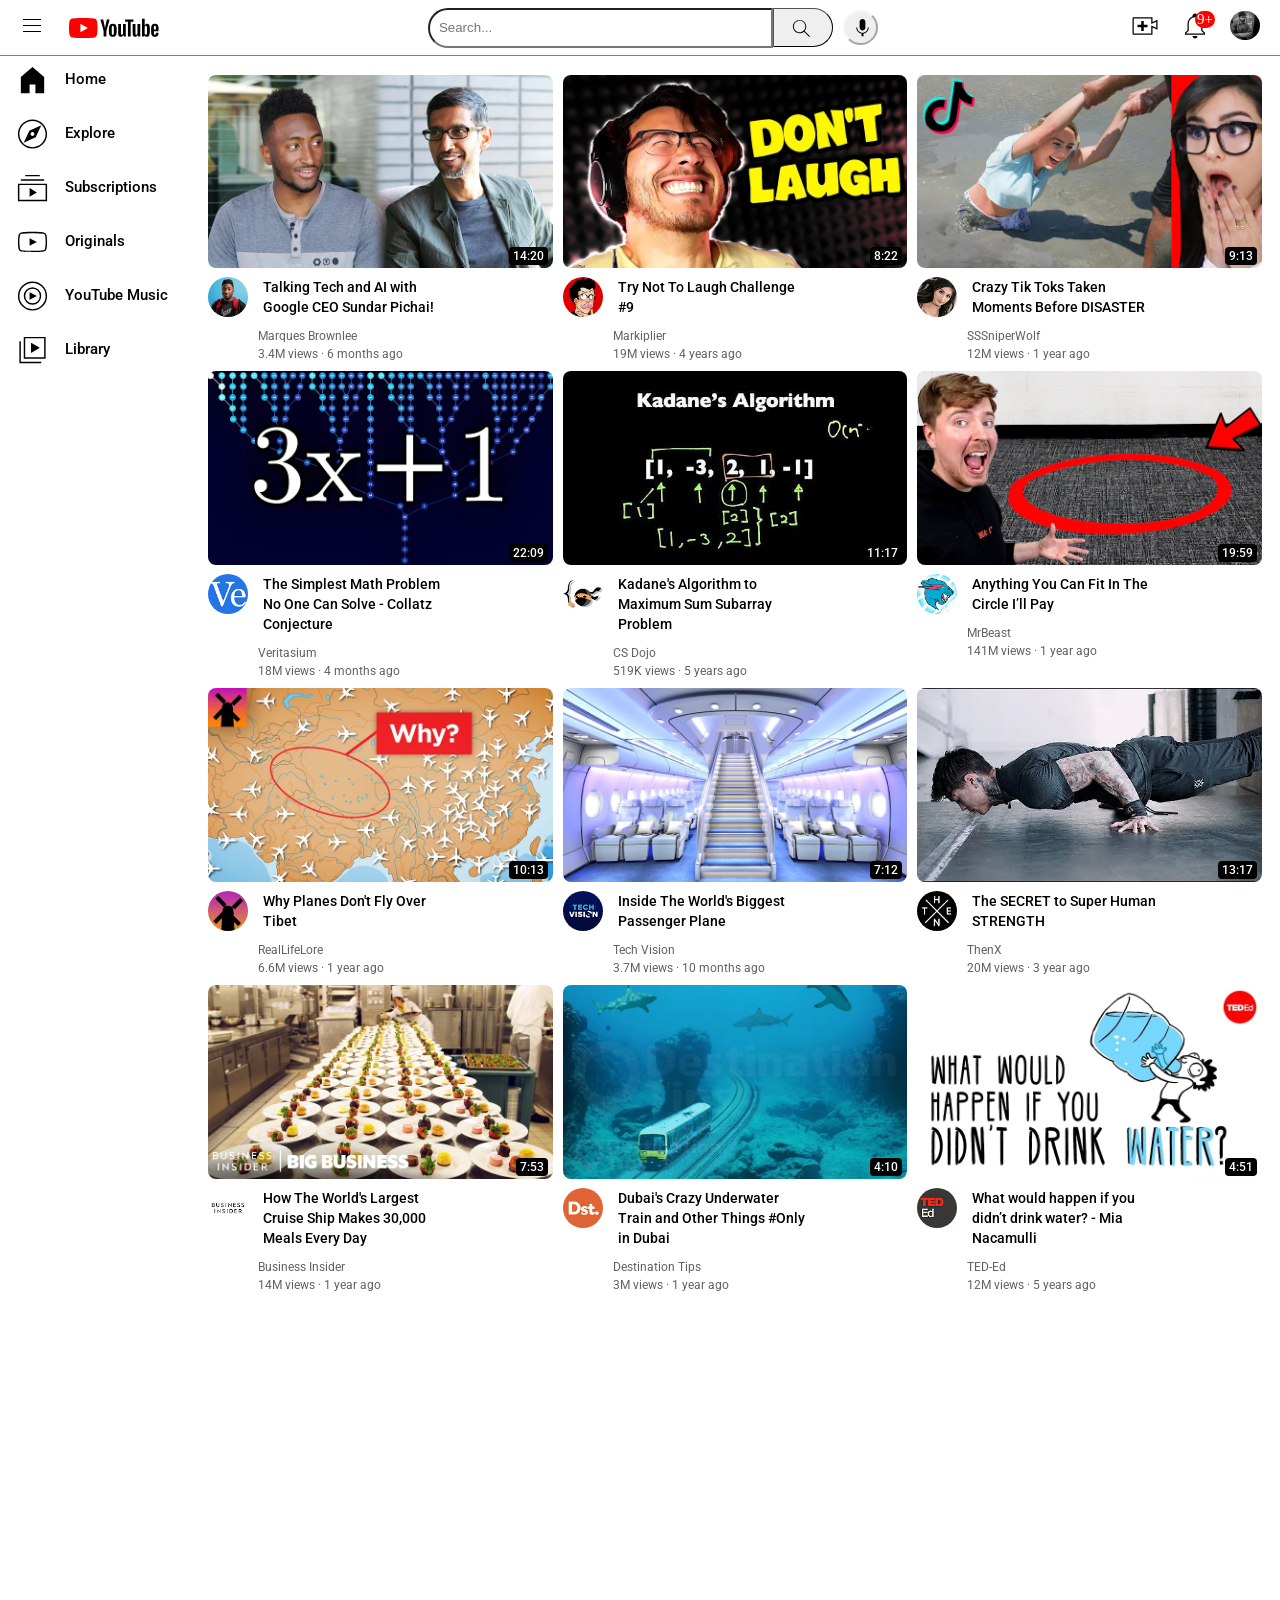
<file: index.html>
<!DOCTYPE html>
<html>

<head>
    <title>RohiYoutube.com</title>
    <link rel="preconnect" href="https://fonts.googleapis.com">
    <link rel="preconnect" href="https://fonts.gstatic.com" crossorigin>
    <link href="https://fonts.googleapis.com/css2?family=Roboto:wght@100;400;500&display=swap" rel="stylesheet">


    <link rel="stylesheet" href="styles/header.css">
    <link rel="stylesheet" href="styles/videos.css">
    <style>


    </style>

</head>

<body style="padding-bottom: 1000px;">
    <header class="header">
        <div class="leftsec">
            <div class="menubut">
                <img class="menuimg" src="header/hamburger-menu.svg">
                <div class="tooltip">Menu</div>
            </div>

            <img class="ytlogo" src="header/youtube-logo.svg">

        </div>
        <div class="midsec">
            <input class="searchbar" type="text" placeholder="  Search...">
            <button class="searchbut">
                <img class="searchimg" type="image" src="header/search.svg">
                <div class="tooltip">Search</div>
            </button>
            <button class="voicebut">
                <img class="voiceimg" src="header/voice-search-icon.svg" alt="">
                <div class="tooltip">Voice search</div>

            </button>
        </div>
        <div class="rightsec">
            <div class="uploadbut">
                <img class="uploadimg" src="header/upload.svg">
                <div class="tooltip">Upload</div>
            </div>


            <div class="noti">
                <img class="notiimg" src="header/notifications.svg">
                <div class="tooltip">Notifications</div>
                <div class="notis">9+</div>
            </div>
            <div class="mypicbut">
                <img class="mypicimg" src="header/my_pic.jpg">
                <div class="tooltip">Account info</div>
            </div>

        </div>

    </header>
    <nav class="sider">
        <div class="siderimgs">
            <img class="homeimg" src="verticalrow/home.svg">
            <div>Home</div>

        </div>
        <div class="siderimgs">
            <img class="expimg" src="verticalrow/explore.svg">
            <div>Explore</div>

        </div>
        <div class="siderimgs">
            <img class="subimg" src="verticalrow/subscriptions.svg">
            <div>Subscriptions</div>

        </div>
        <div class="siderimgs">
            <img class="orgimg" src="verticalrow/originals.svg">
            <div>Originals</div>

        </div>
        <div class="siderimgs">
            <img class="ytimg" src="verticalrow/youtube-music.svg">
            <div>YouTube Music</div>

        </div>
        <div class="siderimgs">
            <img class="libimg" src="verticalrow/library.svg">
            <div>Library</div>

        </div>
    </nav>
    <main>
        <section class="webgrid">
            <div class="videopreview">
                <div class="thumbnails">
                    <div class="vidtime">14:20</div>
                    <img class="thumbnail" src="thumbnails/thumbnail1.webp">

                </div>
                <div class="videogrid">
                    <div class="channelpicture">
                        <img class="channelpic" src="thumbnails/channels/channel1.jpeg">
                    </div>
                    <div class="videoinfo">

                        <p class="videotitle">
                            Talking Tech and AI with Google CEO Sundar Pichai!
                        </p>
                        <p class="author">
                            Marques Brownlee
                        </p>
                        <p class="views">
                            3.4M views · 6 months ago
                        </p>

                    </div>
                </div>
            </div>

            <div class="videopreview">
                <div class="thumbnails">
                    <div class="vidtime">8:22</div>
                    <img class="thumbnail" src="thumbnails/thumbnail2.webp">
                </div>
                <div class="videogrid">
                    <div class="channelpicture">
                        <img class="channelpic" src="thumbnails/channels/channel2.jpeg">
                    </div>
                    <div class="videoinfo">

                        <p class="videotitle">
                            Try Not To Laugh Challenge #9
                        </p>
                        <p class="author">
                            Markiplier
                        </p>
                        <p class="views">
                            19M views · 4 years ago
                        </p>

                    </div>
                </div>
            </div>

            <div class="videopreview">
                <div class="thumbnails">
                    <div class="vidtime">9:13</div>
                    <img class="thumbnail" src="thumbnails/thumbnail-3.webp">
                </div>
                <div class="videogrid">
                    <div class="channelpicture">
                        <img class="channelpic" src="thumbnails/channels/channel-3.jpeg">
                    </div>
                    <div class="videoinfo">

                        <p class="videotitle">
                            Crazy Tik Toks Taken Moments Before DISASTER
                        </p>
                        <p class="author">
                            SSSniperWolf
                        </p>
                        <p class="views">
                            12M views · 1 year ago
                        </p>

                    </div>
                </div>
            </div>

            <div class="videopreview">
                <div class="thumbnails">
                    <div class="vidtime">22:09</div>
                    <img class="thumbnail" src="thumbnails/thumbnail-4.webp">
                </div>
                <div class="videogrid">
                    <div class="channelpicture">
                        <img class="channelpic" src="thumbnails/channels/channel-4.jpeg">
                    </div>
                    <div class="videoinfo">

                        <p class="videotitle">
                            The Simplest Math Problem No One Can Solve - Collatz Conjecture
                        </p>
                        <p class="author">
                            Veritasium
                        </p>
                        <p class="views">
                            18M views · 4 months ago
                        </p>
                    </div>
                </div>
            </div>

            <div class="videopreview">
                <div class="thumbnails">
                    <div class="vidtime">11:17</div>
                    <img class="thumbnail" src="thumbnails/thumbnail-5.webp">
                </div>
                <div class="videogrid">
                    <div class="channelpicture">
                        <img class="channelpic" src="thumbnails/channels/channel-5.jpeg">
                    </div>
                    <div class="videoinfo">

                        <p class="videotitle">
                            Kadane's Algorithm to Maximum Sum Subarray Problem
                        </p>
                        <p class="author">
                            CS Dojo
                        </p>
                        <p class="views">
                            519K views · 5 years ago
                        </p>

                    </div>
                </div>
            </div>

            <div class="videopreview">
                <div class="thumbnails">
                    <div class="vidtime">19:59</div>
                    <img class="thumbnail" src="thumbnails/thumbnail-6.webp">
                </div>
                <div class="videogrid">
                    <div class="channelpicture">
                        <img class="channelpic" src="thumbnails/channels/channel-6.jpeg">
                    </div>
                    <div class="videoinfo">

                        <p class="videotitle">
                            Anything You Can Fit In The Circle I’ll Pay
                        </p>
                        <p class="author">
                            MrBeast
                        </p>
                        <p class="views">
                            141M views · 1 year ago
                        </p>

                    </div>
                </div>
            </div>


            <div class="videopreview">
                <div class="thumbnails">
                    <div class="vidtime">10:13</div>
                    <img class="thumbnail" src="thumbnails/thumbnail-7.webp">
                </div>
                <div class="videogrid">
                    <div class="channelpicture">
                        <img class="channelpic" src="thumbnails/channels/channel-7.jpeg">
                    </div>
                    <div class="videoinfo">

                        <p class="videotitle">
                            Why Planes Don't Fly Over Tibet
                        </p>
                        <p class="author">
                            RealLifeLore
                        </p>
                        <p class="views">
                            6.6M views · 1 year ago
                        </p>

                    </div>
                </div>
            </div>

            <div class="videopreview">
                <div class="thumbnails">
                    <div class="vidtime">7:12</div>
                    <img class="thumbnail" src="thumbnails/thumbnail-8.webp">
                </div>
                <div class="videogrid">
                    <div class="channelpicture">
                        <img class="channelpic" src="thumbnails/channels/channel-8.jpeg">
                    </div>
                    <div class="videoinfo">

                        <p class="videotitle">
                            Inside The World's Biggest Passenger Plane
                        </p>
                        <p class="author">
                            Tech Vision
                        </p>
                        <p class="views">
                            3.7M views · 10 months ago
                        </p>

                    </div>
                </div>
            </div>
            <div class="videopreview">
                <div class="thumbnails">
                    <div class="vidtime">13:17</div>
                    <img class="thumbnail" src="thumbnails/thumbnail-9.webp">
                </div>
                <div class="videogrid">
                    <div class="channelpicture">
                        <img class="channelpic" src="thumbnails/channels/channel-9.jpeg">
                    </div>
                    <div class="videoinfo">

                        <p class="videotitle">
                            The SECRET to Super Human STRENGTH
                        </p>
                        <p class="author">
                            ThenX
                        </p>
                        <p class="views">
                            20M views · 3 year ago
                        </p>

                    </div>
                </div>
            </div>

            <div class="videopreview">
                <div class="thumbnails">
                    <div class="vidtime">7:53</div>
                    <img class="thumbnail" src="thumbnails/thumbnail-10.webp">
                </div>
                <div class="videogrid">
                    <div class="channelpicture">
                        <img class="channelpic" src="thumbnails/channels/channel-10.jpeg">
                    </div>
                    <div class="videoinfo">

                        <p class="videotitle">
                            How The World's Largest Cruise Ship Makes 30,000 Meals Every Day
                        </p>
                        <p class="author">
                            Business Insider
                        </p>
                        <p class="views">
                            14M views · 1 year ago
                        </p>

                    </div>
                </div>
            </div>

            <div class="videopreview">
                <div class="thumbnails">
                    <div class="vidtime">4:10</div>
                    <img class="thumbnail" src="thumbnails/thumbnail-11.webp">
                </div>
                <div class="videogrid">
                    <div class="channelpicture">
                        <img class="channelpic" src="thumbnails/channels/channel-11.jpeg">
                    </div>
                    <div class="videoinfo">

                        <p class="videotitle">
                            Dubai's Crazy Underwater Train and Other Things #Only in Dubai
                        </p>
                        <p class="author">
                            Destination Tips
                        </p>
                        <p class="views">
                            3M views · 1 year ago
                        </p>

                    </div>
                </div>
            </div>

            <div class="videopreview">
                <div class="thumbnails">
                    <div class="vidtime">4:51</div>
                    <img class="thumbnail" src="thumbnails/thumbnail-12.webp">
                </div>
                <div class="videogrid">
                    <div class="channelpicture">
                        <img class="channelpic" src="thumbnails/channels/channel-12.jpeg">
                    </div>
                    <div class="videoinfo">

                        <p class="videotitle">
                            What would happen if you didn’t drink water? - Mia Nacamulli
                        </p>
                        <p class="author">
                            TED-Ed
                        </p>
                        <p class="views">
                            12M views · 5 years ago
                        </p>

                    </div>
                </div>
            </div>
        </section>
    </main>
</body>
</html>
</file>
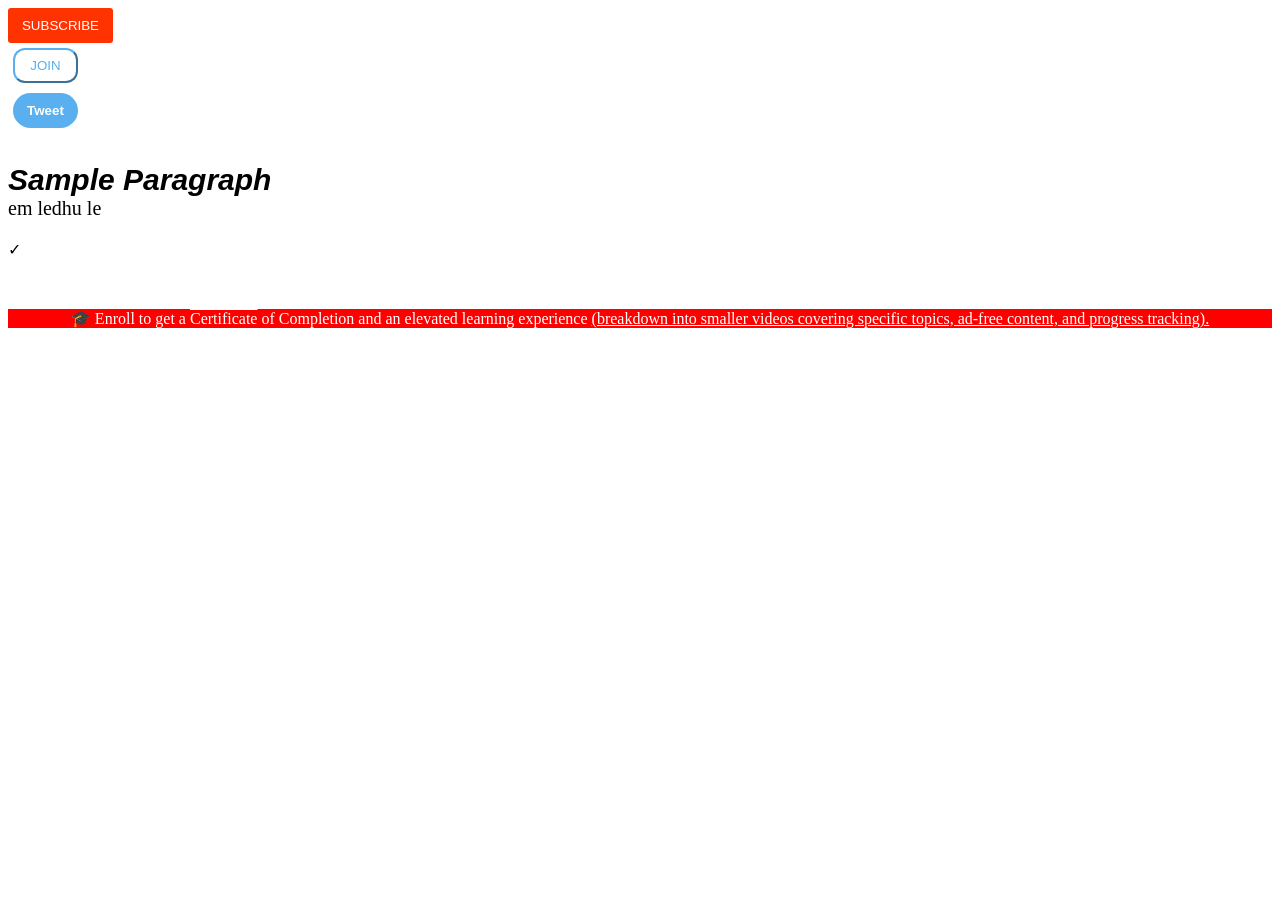
<file: website.html>
<!DOCTYPE html>
<html lang="en">
<head>
    <style>
    .subscribe-button{
        background-color: rgb(256, 50, 2);
        color:white;
        border:none;
        height:35px;
        width:105px;
        border-radius: 3px;
        cursor: pointer;
        transition: opacity 0.268s;

    
    }
    .subscribe-button:hover{
            opacity: 0.8;
    }
    .subscribe-button:active{
        opacity: 0.2;
    }
    

    .join-button{
        background-color: white;
        color:rgb(90, 175, 239);
        height: 35px;
        width:65px;
        border-radius: 12px;
        margin: 5px;
        border-width: 2px;
        border-color:rgb(90, 175, 239);
        cursor: pointer;
        transition: background-color 0.2s ,
        colour 0.2s;
 
    }
    .join-button:hover{
        opacity:0.8;
    }
    .join-button:active{
        background-color:rgb(90, 175, 239);
        color:white;
    }
    .tweet{
        background-color:rgb(90, 175, 239) ;
        color:white;
        border:rgb(90,175,239);
        height: 35px;
        width:65px;
        border-radius: 200px;
        margin: 5px;
        font-weight: bold;
        cursor: pointer;
    }
    .tweet:hover{
        box-shadow: 5px 4px 10px rgba(0, 0, 0, 0.6) ;
    }
    .video{
    font-family: Arial;
    font-size: 30px;
    font-weight: bold;
    font-style: italic;
    width:300px;
    margin-bottom: 0;
}
.sub{
margin-top: 0;
font-size: 20px ;

}
.ntg{
    background-color: red;
    color: white;
    text-align:center;

}
.certi{
    text-decoration: overline;

}
.certi:hover{
    cursor: pointer;
}
</style>


</head>
<body>
    <button class="subscribe-button">
        SUBSCRIBE
    </button>
    <br>
    <button class="join-button">
        JOIN
    </button>
    <br>
    <button class="tweet">
        Tweet
    </button>
    <p class="video">
        Sample Paragraph
    </p>
    <p class="sub">
        em ledhu le 
    </p>
    <p>
        &#10003;
    </p>
    <br>
    <p class="ntg">
        🎓 Enroll to get a <span class="certi">Certificate</span> of Completion and an elevated learning experience <u> (breakdown into smaller videos covering specific topics, ad-free content, and progress tracking).</u>
    </p>
</body>
</html>
</file>
<file: styles/header.css>
.searchbar {
    font: Roboto;
    display: block;
    border-top-left-radius: 50px;
    border-bottom-left-radius: 50px;
    height: 34px;
    flex: 1;
    width: 0;
}

.header {
    height: 55px;
    display: flex;
    flex-direction: row;
    justify-content: space-between;
    position: fixed;
    top: 0;
    left: 0;
    right: 0;
    z-index: 100;
    border-bottom-style: solid;
    border-bottom-color: gray;
    border-bottom-width: 1px;
    background-color: white;

}

.sider {
    position: fixed;
    left: 0;
    bottom: 0;
    top: 55px;
    width: 175px;
    background-color: white;
    display: flex;
    flex-direction: column;

}

.siderimgs {
    height: 50px;
    background-color: rgb(255, 255, 255);
    margin-bottom: 4px;
    display: inline-flex;
    border-radius: 75px;
}

.sider img {
    width: 35px;
    padding-left: 15px;
}

.siderimgs div {
    font-size: 15px;
    color: black;
    padding-left: 15px;
    padding-top: 15px;
    font-weight: 500;
    font-family: Roboto;

}

.leftsec {
    margin-left: 20px;
    display: flex;
    width: 150px;
    align-items: center;

}

.midsec {
    margin-left: 40px;
    margin-right: 35px;
    flex: 2;
    background-attachment: scroll;
    flex-direction: row;
    display: flex;
    align-items: center;
    max-width: 450px;
}

.rightsec {
    align-items: center;
    display: inline-flex;

}

.noti {
    position: relative;
}

.notis {
    position: absolute;
    top: 0;
    right: 15px;
    background-color: red;
    font-size: 15px;
    color: white;
    padding-left: 2px;
    padding-right: 2px;
    border-radius: 20px;
}

.ytlogo {
    height: 20px;
    margin-left: 25px;
}

.menubut {
    width: 24px;
    cursor: pointer;
}

.uploadimg,
.mypicimg,
.notiimg {
    border-radius: 30px;
    width: 30px;
    margin-right: 20px;
    align-items: flex-end;

}

.searchimg {
    margin-top: 1px;
    size: 0cap;
    width: 23px;
    margin-left: 10px;
    position: relative;

}

.tooltip {
    display: flex;
    justify-content: center;
    position: absolute;
    background-color: gray;
    color: white;
    padding: 5px;
    padding-left: 5px;
    margin-top: 50px;
    font-family: roboto, arial;
    opacity: 0;
    bottom: -20px;
    transition: opacity 0.5s;
    pointer-events: none;
    size: 0cap;
    white-space: nowrap;


}

.searchbut:hover .tooltip,
.voicebut:hover .tooltip,
.uploadbut:hover .tooltip,
.noti:hover .tooltip,
.mypicbut:hover .tooltip,
.menubut:hover .tooltip {
    opacity: 1;
}

.mypicbut .tooltip {
    position: absolute;
    background-color: gray;
    color: white;
    padding: 5px;
    padding-left: 5px;
    margin-top: 50px;
    font-family: roboto, arial;
    opacity: 0;
    right: 0;
    bottom: -20px;
    transition: opacity 0.5s;
    pointer-events: none;
    size: 0cap;
    white-space: nowrap;

}


.searchbut {
    align-items: center;
    border-bottom-right-radius: 50px;
    border-top-right-radius: 50px;
    height: 39px;
    display: flex;
    border-width: 1px;
    width: 60px;

    cursor: pointer;

}

.voicebut {
    height: 35px;
    width: 35px;
    margin-left: 10px;
    border-radius: 50px;
    padding: auto;
    border-color: aliceblue;
    align-items: center;
    position: relative;
    cursor: pointer;

}

.voiceimg {
    height: 23px;
    margin-left: 0px;
    margin-right: 6px;
    margin-top: 2px;
}

.siderimgs:hover {
    cursor: pointer;
    background-color: rgb(218, 207, 207);
}
</file>
<file: styles/videos.css>
p {
       font-family: Roboto, Arial;
       margin-top: 0;
       margin-bottom: 0;

   }

   body {

       display: block;
       background-color: white;
       padding-left: 200px;
       margin-top: 75px;
       position: absolute;
   }

   .webgrid {
       display: grid;
       grid-template-columns: 1fr 1fr 1fr;
       font-family: Roboto, arial;


   }

   @media (max-width:700px) {
       .webgrid {
           grid-template-columns: 1fr;
       }

   }

   @media (min-width:701px) and (max-width:900px) {
       .webgrid {
           grid-template-columns: 1fr 1fr;
       }

   }

   @media (min-width:901px) and (max-width:999px) {
       .webgrid {
           grid-template-columns: 1fr 1fr 1fr;
       }

   }

   @media (min-width:1300px) {
       .webgrid {
           grid-template-columns: 1fr 1fr 1fr 1fr;
       }

   }




   .thumbnail {

       width: 100%;
       margin-bottom: 5px;
       margin-right: 10px;
       border-radius: 8px;


   }

   .thumbnails {
       margin-right: 10px;
       display: block;
       position: relative;
       border-radius: 25px;
       cursor: pointer;



   }

   .vidtime {
       background-color: black;
       color: white;
       position: absolute;
       bottom: 12px;
       right: 5px;
       font-size: 12px;
       font-weight: 500;
       border-radius: 4px;
       padding: 2px 4px 2px 4px;

   }


   .channelpic {
       display: inline-block;
       width: 40px;
       border-radius: 50px;
       vertical-align: top;
       cursor: pointer;
   }

   .channelpicture {
       display: inline-block;
       width: 40px;
       vertical-align: top;

   }

   .videogrid {
       display: grid;
       grid-template-columns: 50px 1fr;
       margin-bottom: 10px;
   }


   .videoinfo {
       display: inline-block;
       width: 200px;
   }

   .videotitle {
       margin-top: 0;
       color: black;
       font-family: Roboto, arial;
       font-size: 14px;
       font-weight: 500;
       line-height: 20px;
       margin-left: 5px;
       margin-bottom: 12px;
       cursor: pointer;
   }


   .author,
   .views {
       font-size: 12px;
       color: rgb(96, 96, 96);
       cursor: default;
   }

   .author {
       margin-bottom: 4px;
       margin-top: 2px;
   }

   .views {
       margin-top: 1px;
   }
</file>
